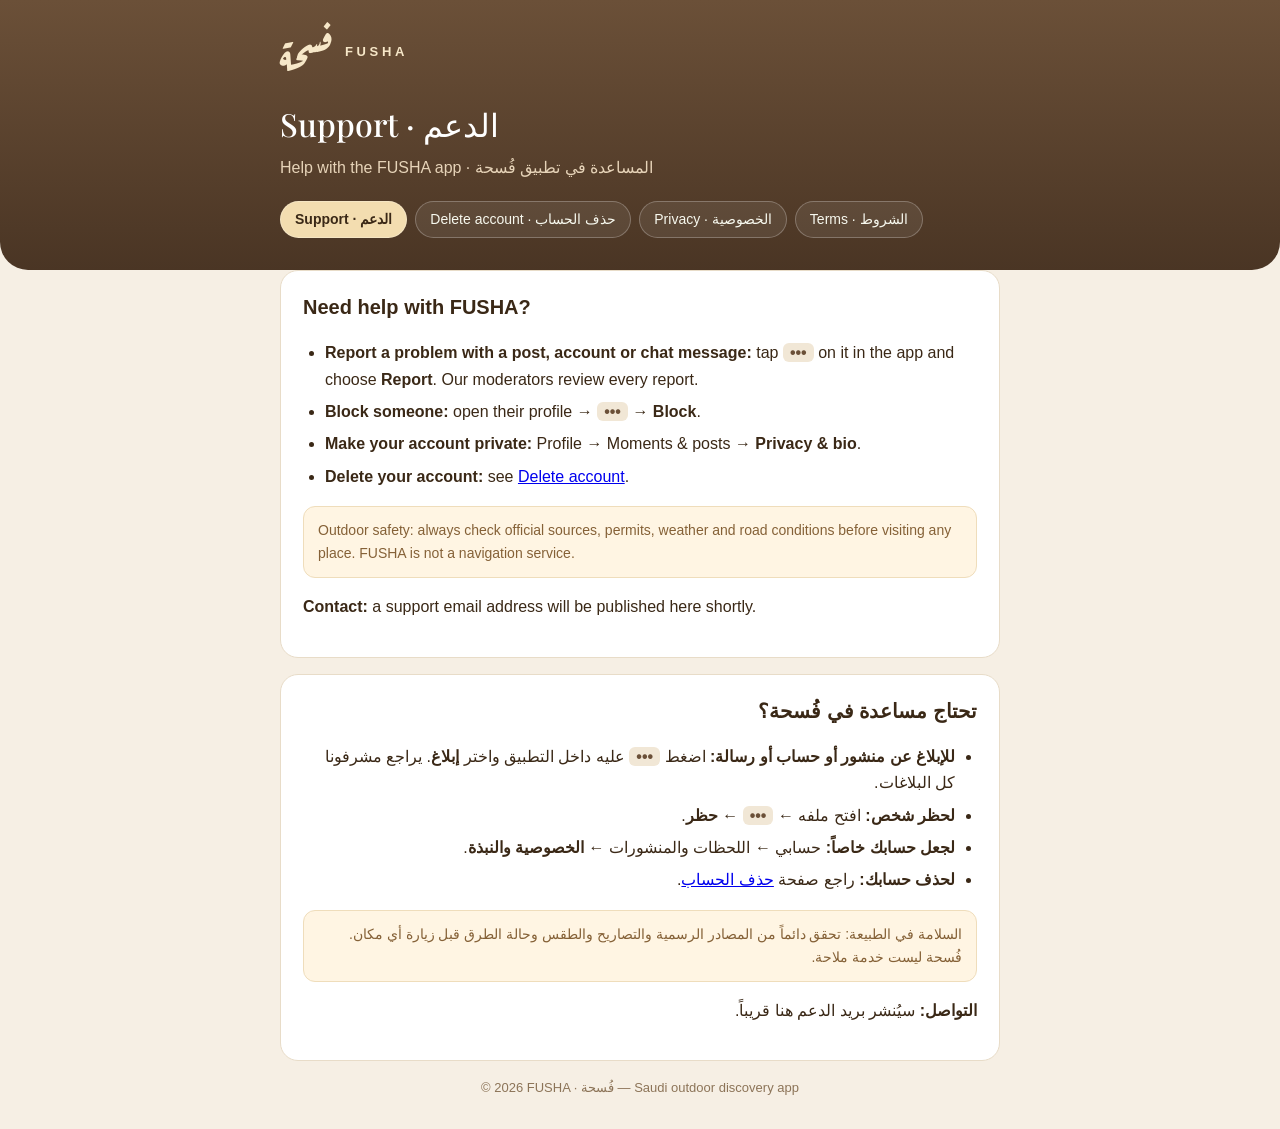
<file: index.html>
<!doctype html>
<html lang="en">
<head>
<meta charset="utf-8">
<meta name="viewport" content="width=device-width, initial-scale=1">
<title>Support · FUSHA فُسحة</title>
<meta name="description" content="Help and contact for the FUSHA app">
<link rel="icon" href="logo.png">
<link href="https://fonts.googleapis.com/css2?family=Aref+Ruqaa:wght@700&family=Playfair+Display:wght@500&display=swap" rel="stylesheet">
<link rel="stylesheet" href="style.css?v=2">
</head>
<body>
<header><div class="wrap">
  <a class="brand" href="./"><span class="logo" aria-label="FUSHA logo">فسحة</span><span><b>FUSHA</b></span></a>
  <h1>Support · الدعم</h1><p>Help with the FUSHA app · المساعدة في تطبيق فُسحة</p>
  <nav>
    <a href="./" aria-current="page">Support · الدعم</a>
    <a href="delete-account.html" >Delete account · حذف الحساب</a>
    <a href="privacy.html" >Privacy · الخصوصية</a>
    <a href="terms.html" >Terms · الشروط</a>
  </nav>
</div></header>
<main class="wrap">
<section>
  <h2>Need help with FUSHA?</h2>
  <ul>
    <li><b>Report a problem with a post, account or chat message:</b> tap <kbd>•••</kbd> on it in the app and choose <b>Report</b>. Our moderators review every report.</li>
    <li><b>Block someone:</b> open their profile → <kbd>•••</kbd> → <b>Block</b>.</li>
    <li><b>Make your account private:</b> Profile → Moments &amp; posts → <b>Privacy &amp; bio</b>.</li>
    <li><b>Delete your account:</b> see <a href="delete-account.html">Delete account</a>.</li>
  </ul>
  <p class="note">Outdoor safety: always check official sources, permits, weather and road conditions before visiting any place. FUSHA is not a navigation service.</p>
  <p><b>Contact:</b> <span id="contact">a support email address will be published here shortly.</span></p>
</section>
<section dir="rtl" lang="ar">
  <h2>تحتاج مساعدة في فُسحة؟</h2>
  <ul>
    <li><b>للإبلاغ عن منشور أو حساب أو رسالة:</b> اضغط <kbd>•••</kbd> عليه داخل التطبيق واختر <b>إبلاغ</b>. يراجع مشرفونا كل البلاغات.</li>
    <li><b>لحظر شخص:</b> افتح ملفه ← <kbd>•••</kbd> ← <b>حظر</b>.</li>
    <li><b>لجعل حسابك خاصاً:</b> حسابي ← اللحظات والمنشورات ← <b>الخصوصية والنبذة</b>.</li>
    <li><b>لحذف حسابك:</b> راجع صفحة <a href="delete-account.html">حذف الحساب</a>.</li>
  </ul>
  <p class="note">السلامة في الطبيعة: تحقق دائماً من المصادر الرسمية والتصاريح والطقس وحالة الطرق قبل زيارة أي مكان. فُسحة ليست خدمة ملاحة.</p>
  <p><b>التواصل:</b> سيُنشر بريد الدعم هنا قريباً.</p>
</section>
</main>
<footer>© 2026 FUSHA · فُسحة — Saudi outdoor discovery app</footer>
</body>
</html>
</file>
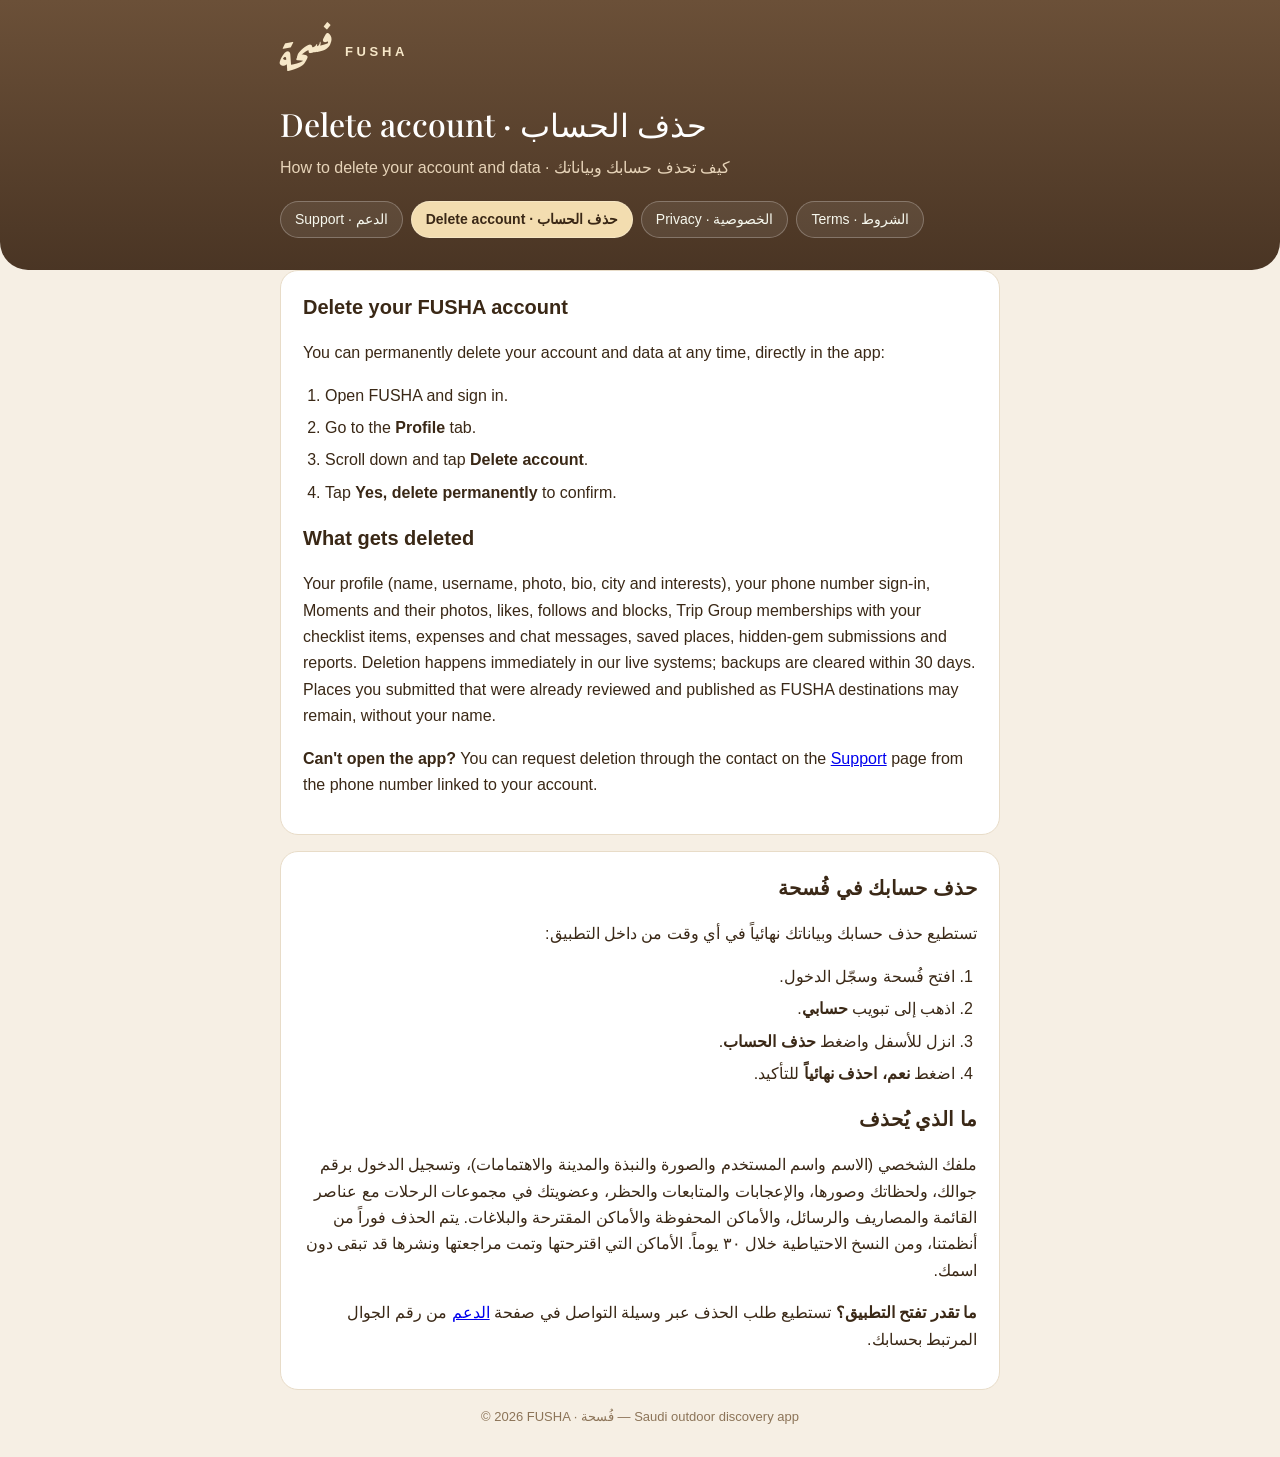
<file: delete-account.html>
<!doctype html>
<html lang="en">
<head>
<meta charset="utf-8">
<meta name="viewport" content="width=device-width, initial-scale=1">
<title>Delete account · FUSHA فُسحة</title>
<meta name="description" content="How to delete your FUSHA account and data">
<link rel="icon" href="logo.png">
<link href="https://fonts.googleapis.com/css2?family=Aref+Ruqaa:wght@700&family=Playfair+Display:wght@500&display=swap" rel="stylesheet">
<link rel="stylesheet" href="style.css?v=2">
</head>
<body>
<header><div class="wrap">
  <a class="brand" href="./"><span class="logo" aria-label="FUSHA logo">فسحة</span><span><b>FUSHA</b></span></a>
  <h1>Delete account · حذف الحساب</h1><p>How to delete your account and data · كيف تحذف حسابك وبياناتك</p>
  <nav>
    <a href="./" >Support · الدعم</a>
    <a href="delete-account.html" aria-current="page">Delete account · حذف الحساب</a>
    <a href="privacy.html" >Privacy · الخصوصية</a>
    <a href="terms.html" >Terms · الشروط</a>
  </nav>
</div></header>
<main class="wrap">
<section>
  <h2>Delete your FUSHA account</h2>
  <p>You can permanently delete your account and data at any time, directly in the app:</p>
  <ol>
    <li>Open FUSHA and sign in.</li>
    <li>Go to the <b>Profile</b> tab.</li>
    <li>Scroll down and tap <b>Delete account</b>.</li>
    <li>Tap <b>Yes, delete permanently</b> to confirm.</li>
  </ol>
  <h2>What gets deleted</h2>
  <p>Your profile (name, username, photo, bio, city and interests), your phone number sign-in, Moments and their photos, likes, follows and blocks, Trip Group memberships with your checklist items, expenses and chat messages, saved places, hidden-gem submissions and reports. Deletion happens immediately in our live systems; backups are cleared within 30 days. Places you submitted that were already reviewed and published as FUSHA destinations may remain, without your name.</p>
  <p><b>Can't open the app?</b> You can request deletion through the contact on the <a href="./">Support</a> page from the phone number linked to your account.</p>
</section>
<section dir="rtl" lang="ar">
  <h2>حذف حسابك في فُسحة</h2>
  <p>تستطيع حذف حسابك وبياناتك نهائياً في أي وقت من داخل التطبيق:</p>
  <ol>
    <li>افتح فُسحة وسجّل الدخول.</li>
    <li>اذهب إلى تبويب <b>حسابي</b>.</li>
    <li>انزل للأسفل واضغط <b>حذف الحساب</b>.</li>
    <li>اضغط <b>نعم، احذف نهائياً</b> للتأكيد.</li>
  </ol>
  <h2>ما الذي يُحذف</h2>
  <p>ملفك الشخصي (الاسم واسم المستخدم والصورة والنبذة والمدينة والاهتمامات)، وتسجيل الدخول برقم جوالك، ولحظاتك وصورها، والإعجابات والمتابعات والحظر، وعضويتك في مجموعات الرحلات مع عناصر القائمة والمصاريف والرسائل، والأماكن المحفوظة والأماكن المقترحة والبلاغات. يتم الحذف فوراً من أنظمتنا، ومن النسخ الاحتياطية خلال ٣٠ يوماً. الأماكن التي اقترحتها وتمت مراجعتها ونشرها قد تبقى دون اسمك.</p>
  <p><b>ما تقدر تفتح التطبيق؟</b> تستطيع طلب الحذف عبر وسيلة التواصل في صفحة <a href="./">الدعم</a> من رقم الجوال المرتبط بحسابك.</p>
</section>
</main>
<footer>© 2026 FUSHA · فُسحة — Saudi outdoor discovery app</footer>
</body>
</html>
</file>
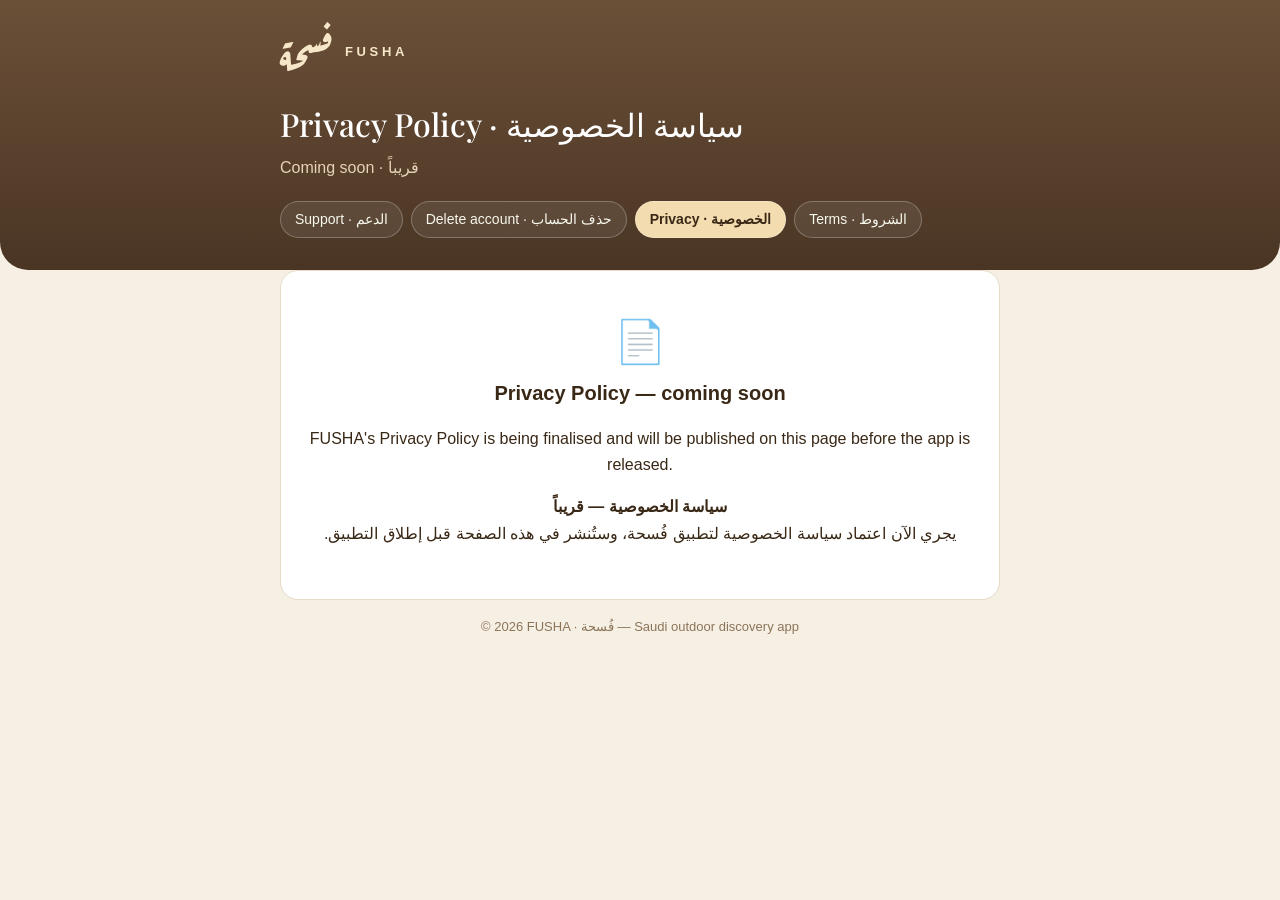
<file: privacy.html>
<!doctype html>
<html lang="en">
<head>
<meta charset="utf-8">
<meta name="viewport" content="width=device-width, initial-scale=1">
<title>Privacy Policy · FUSHA فُسحة</title>
<meta name="description" content="FUSHA Privacy Policy">
<link rel="icon" href="logo.png">
<link href="https://fonts.googleapis.com/css2?family=Aref+Ruqaa:wght@700&family=Playfair+Display:wght@500&display=swap" rel="stylesheet">
<link rel="stylesheet" href="style.css?v=2">
</head>
<body>
<header><div class="wrap">
  <a class="brand" href="./"><span class="logo" aria-label="FUSHA logo">فسحة</span><span><b>FUSHA</b></span></a>
  <h1>Privacy Policy · سياسة الخصوصية</h1><p>Coming soon · قريباً</p>
  <nav>
    <a href="./" >Support · الدعم</a>
    <a href="delete-account.html" >Delete account · حذف الحساب</a>
    <a href="privacy.html" aria-current="page">Privacy · الخصوصية</a>
    <a href="terms.html" >Terms · الشروط</a>
  </nav>
</div></header>
<main class="wrap">
<section class="soon">
  <div class="big">📄</div>
  <h2>Privacy Policy — coming soon</h2>
  <p>FUSHA's Privacy Policy is being finalised and will be published on this page before the app is released.</p>
  <p dir="rtl" lang="ar"><b>سياسة الخصوصية — قريباً</b><br>يجري الآن اعتماد سياسة الخصوصية لتطبيق فُسحة، وستُنشر في هذه الصفحة قبل إطلاق التطبيق.</p>
</section>
</main>
<footer>© 2026 FUSHA · فُسحة — Saudi outdoor discovery app</footer>
</body>
</html>
</file>
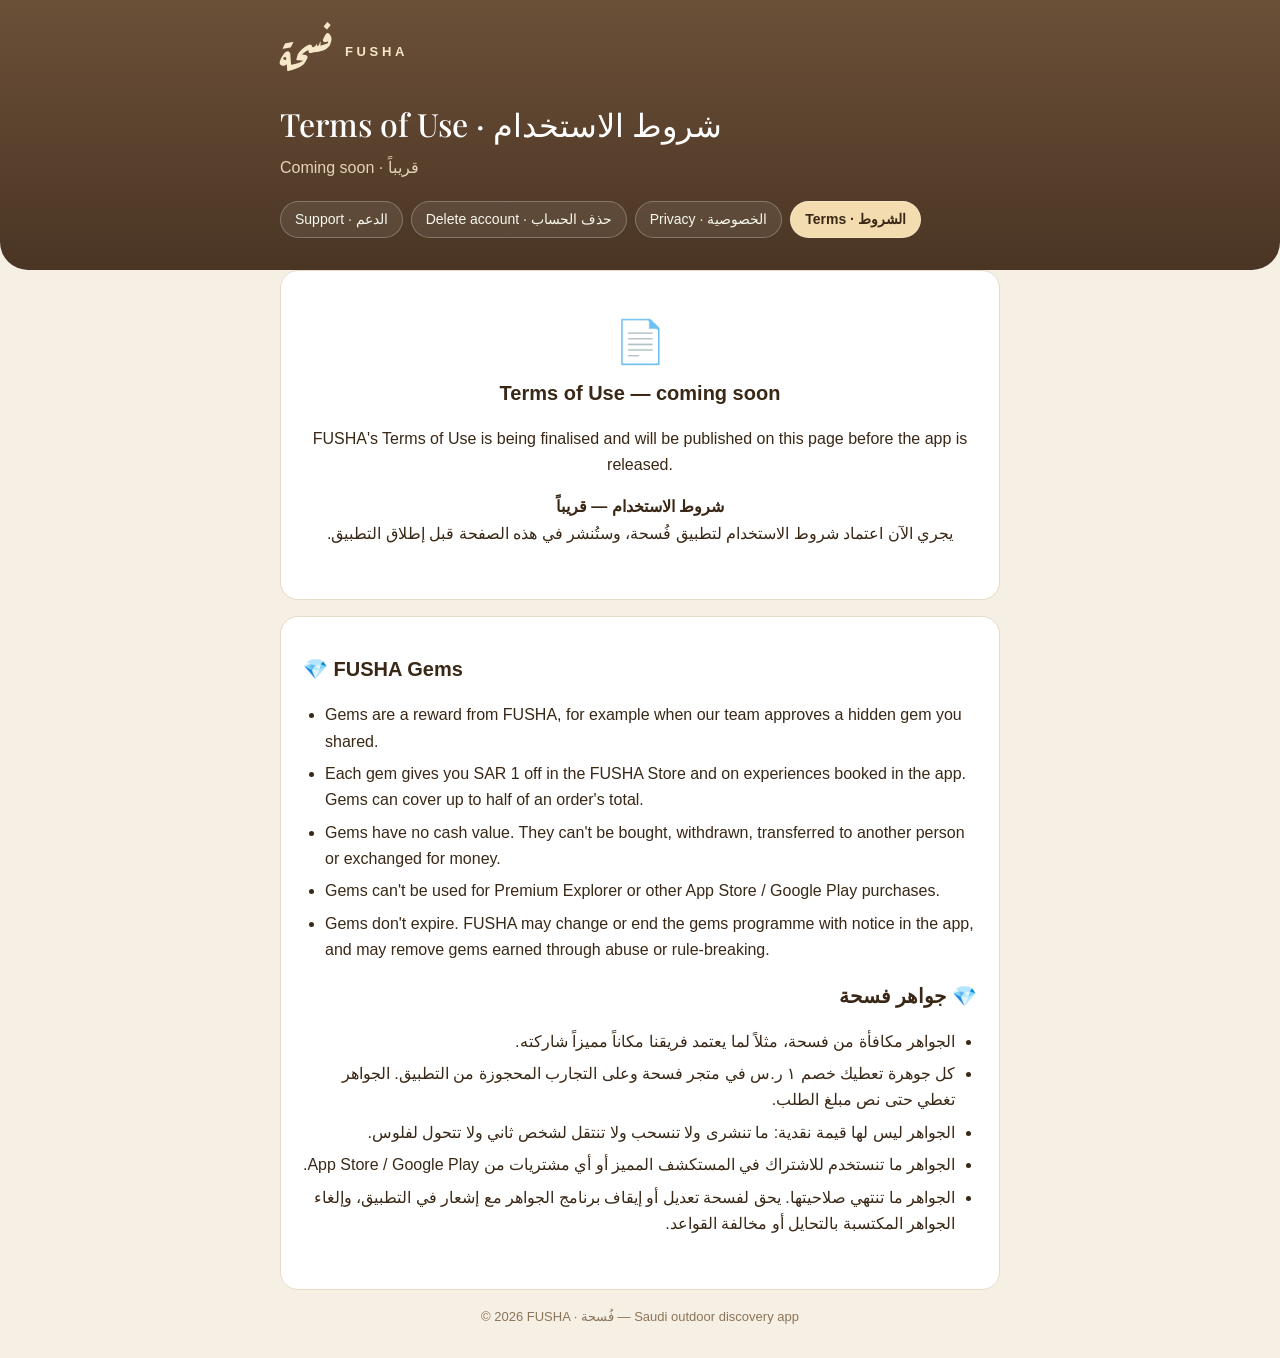
<file: terms.html>
<!doctype html>
<html lang="en">
<head>
<meta charset="utf-8">
<meta name="viewport" content="width=device-width, initial-scale=1">
<title>Terms of Use · FUSHA فُسحة</title>
<meta name="description" content="FUSHA Terms of Use">
<link rel="icon" href="logo.png">
<link href="https://fonts.googleapis.com/css2?family=Aref+Ruqaa:wght@700&family=Playfair+Display:wght@500&display=swap" rel="stylesheet">
<link rel="stylesheet" href="style.css?v=2">
</head>
<body>
<header><div class="wrap">
  <a class="brand" href="./"><span class="logo" aria-label="FUSHA logo">فسحة</span><span><b>FUSHA</b></span></a>
  <h1>Terms of Use · شروط الاستخدام</h1><p>Coming soon · قريباً</p>
  <nav>
    <a href="./" >Support · الدعم</a>
    <a href="delete-account.html" >Delete account · حذف الحساب</a>
    <a href="privacy.html" >Privacy · الخصوصية</a>
    <a href="terms.html" aria-current="page">Terms · الشروط</a>
  </nav>
</div></header>
<main class="wrap">
<section class="soon">
  <div class="big">📄</div>
  <h2>Terms of Use — coming soon</h2>
  <p>FUSHA's Terms of Use is being finalised and will be published on this page before the app is released.</p>
  <p dir="rtl" lang="ar"><b>شروط الاستخدام — قريباً</b><br>يجري الآن اعتماد شروط الاستخدام لتطبيق فُسحة، وستُنشر في هذه الصفحة قبل إطلاق التطبيق.</p>
</section>
<section class="soon" id="gems" style="text-align:start">
  <h2>💎 FUSHA Gems</h2>
  <ul>
    <li>Gems are a reward from FUSHA, for example when our team approves a hidden gem you shared.</li>
    <li>Each gem gives you SAR 1 off in the FUSHA Store and on experiences booked in the app. Gems can cover up to half of an order's total.</li>
    <li>Gems have no cash value. They can't be bought, withdrawn, transferred to another person or exchanged for money.</li>
    <li>Gems can't be used for Premium Explorer or other App Store / Google Play purchases.</li>
    <li>Gems don't expire. FUSHA may change or end the gems programme with notice in the app, and may remove gems earned through abuse or rule-breaking.</li>
  </ul>
  <div dir="rtl" lang="ar">
  <h2>💎 جواهر فسحة</h2>
  <ul>
    <li>الجواهر مكافأة من فسحة، مثلاً لما يعتمد فريقنا مكاناً مميزاً شاركته.</li>
    <li>كل جوهرة تعطيك خصم ١ ر.س في متجر فسحة وعلى التجارب المحجوزة من التطبيق. الجواهر تغطي حتى نص مبلغ الطلب.</li>
    <li>الجواهر ليس لها قيمة نقدية: ما تنشرى ولا تنسحب ولا تنتقل لشخص ثاني ولا تتحول لفلوس.</li>
    <li>الجواهر ما تنستخدم للاشتراك في المستكشف المميز أو أي مشتريات من App Store / Google Play.</li>
    <li>الجواهر ما تنتهي صلاحيتها. يحق لفسحة تعديل أو إيقاف برنامج الجواهر مع إشعار في التطبيق، وإلغاء الجواهر المكتسبة بالتحايل أو مخالفة القواعد.</li>
  </ul>
  </div>
</section>
</main>
<footer>© 2026 FUSHA · فُسحة — Saudi outdoor discovery app</footer>
</body>
</html>
</file>
<file: style.css>
@import url('https://fonts.googleapis.com/css2?family=Aref+Ruqaa:wght@700&family=Playfair+Display:wght@500&display=swap');
:root { --deep:#6B5038; --gold:#F3DDB0; --gold2:#C9A15F; --cream:#F6EFE4; --ink:#3A2816; --muted:#8C7458; --line:#E8DCC8; }
* { box-sizing: border-box; }
body { margin: 0; background: var(--cream); color: var(--ink); font: 16px/1.65 -apple-system, BlinkMacSystemFont, "Segoe UI", Tahoma, Arial, sans-serif; }
header { background: linear-gradient(180deg, #6B5038, #4A3524); color: #fff; padding: 28px 20px 32px; border-radius: 0 0 28px 28px; }
.wrap { max-width: 760px; margin: 0 auto; padding: 0 20px; }
.brand { display: flex; align-items: center; gap: 12px; text-decoration: none; color: #fff; }
.brand .logo { font-family: 'Aref Ruqaa', serif; font-weight: 700; font-size: 40px; line-height: 1.2; color: #F6E7C8; }
.brand b { font-size: 13px; color: #F6E7C8; display: block; line-height: 1.1; letter-spacing: .28em; }
.brand small { letter-spacing: .28em; font-size: 10px; color: #F5EFE2; }
h1 { font-family: 'Playfair Display', Georgia, serif; font-weight: 500; font-size: 32px; margin: 22px 0 4px; }
header p { margin: 0; color: #E6D3B8; }
nav { display: flex; flex-wrap: wrap; gap: 8px; margin: 20px 0 0; }
nav a { color: #F7F8EE; border: 1px solid rgba(255,255,255,.25); background: rgba(255,255,255,.08); border-radius: 30px; padding: 6px 14px; text-decoration: none; font-size: 14px; }
nav a[aria-current="page"] { background: #F3DDB0; color: #3A2816; font-weight: 700; }
main { padding: 26px 0 50px; }
section { background: #fff; border: 1px solid var(--line); border-radius: 18px; padding: 20px 22px; margin-bottom: 16px; }
section[dir="rtl"] { text-align: right; }
h2 { font-size: 20px; margin: 0 0 10px; }
ol, ul { padding-inline-start: 22px; }
li { margin: 6px 0; }
.note { background: #FFF5E3; border: 1px solid #EFDDBB; color: #856137; border-radius: 12px; padding: 12px 14px; font-size: 14px; }
.soon { text-align: center; padding: 36px 22px; }
.soon .big { font-size: 42px; }
kbd { background: #F1E7D6; border-radius: 6px; padding: 1px 7px; font: inherit; font-weight: 700; color: var(--deep); }
footer { color: var(--muted); font-size: 13px; text-align: center; padding: 0 20px 30px; }
footer a { color: var(--deep); }
</file>
